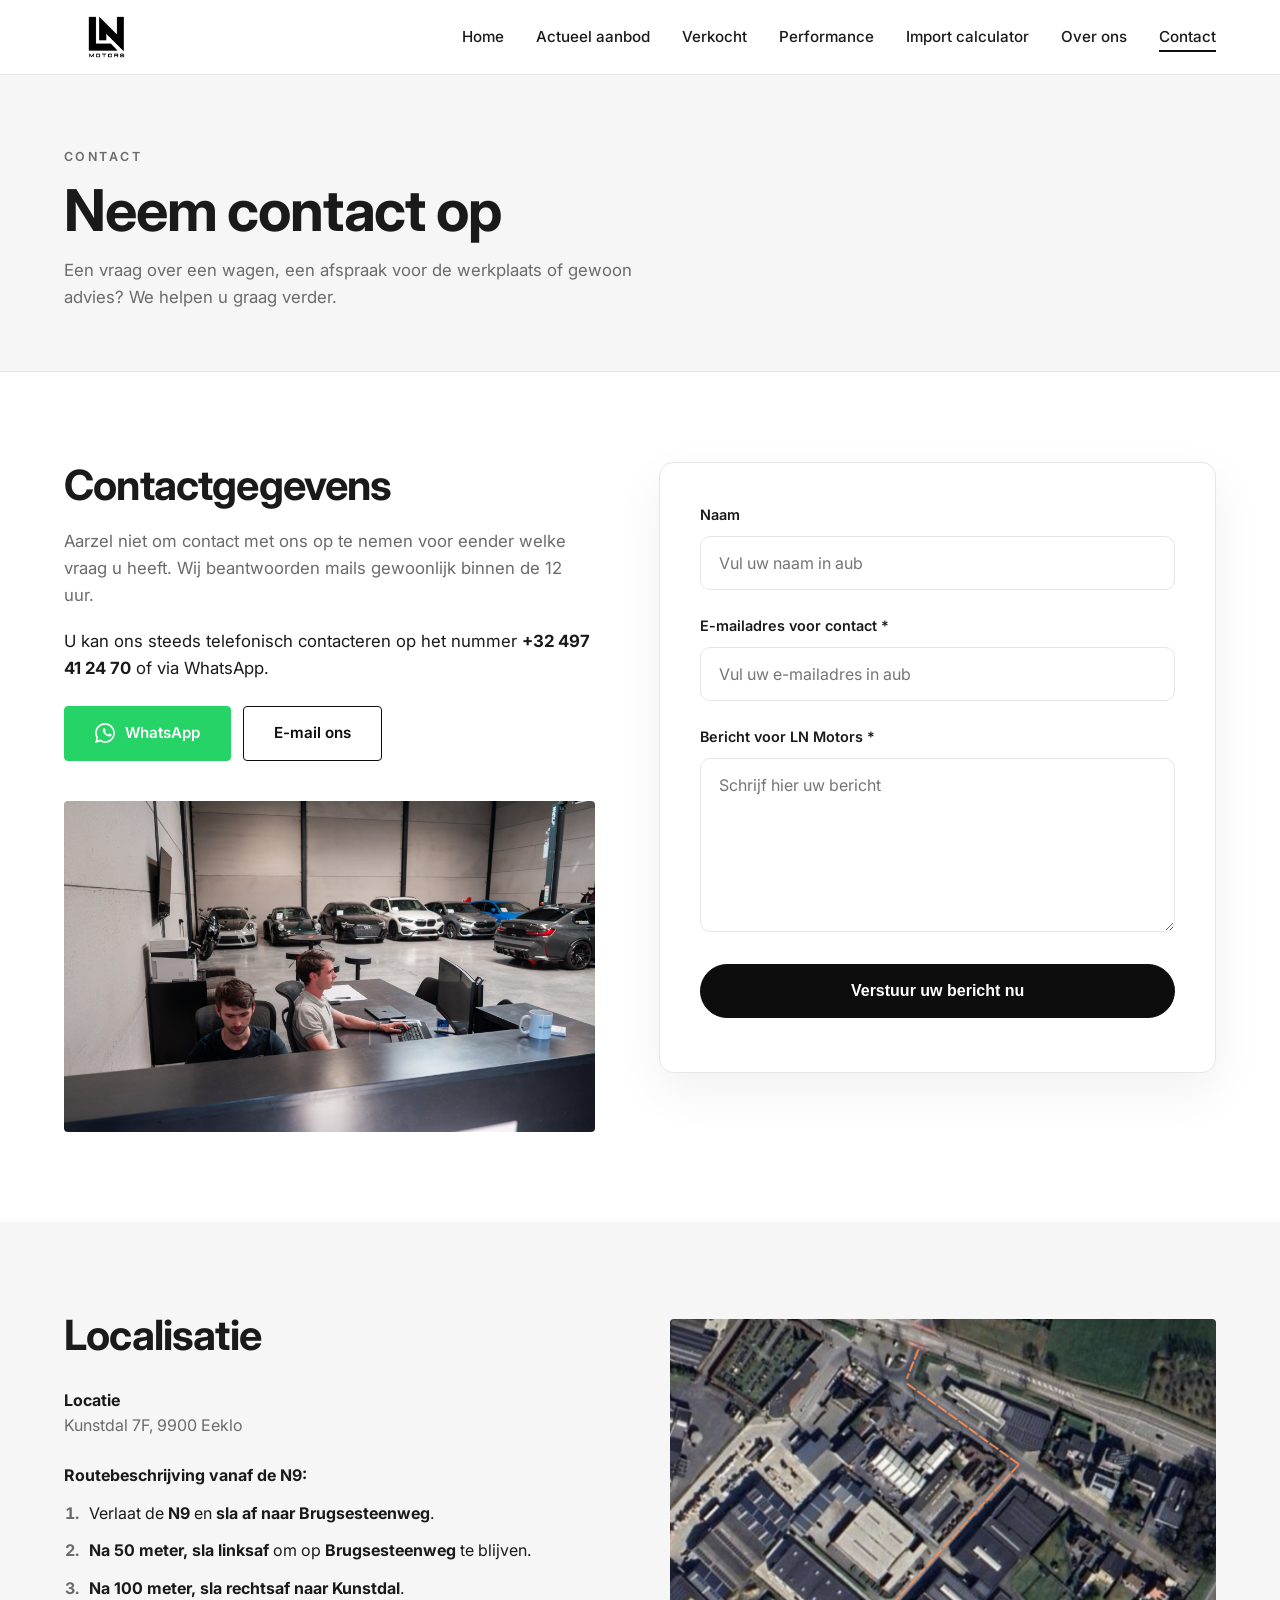
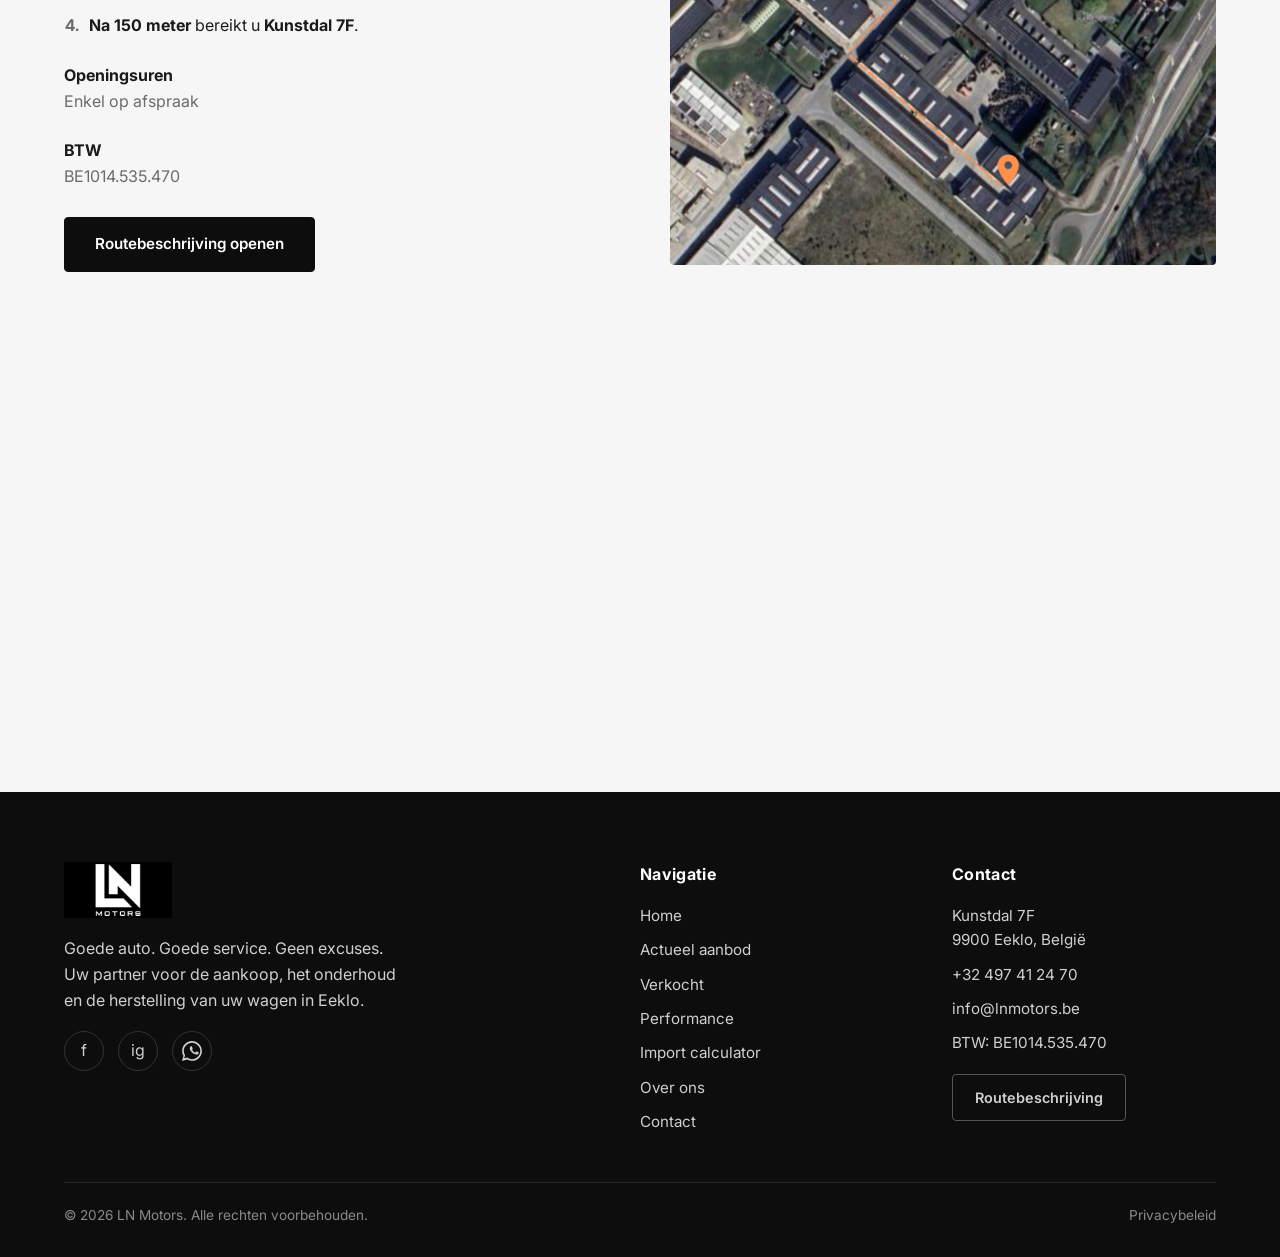
<file: contact.html>
<!DOCTYPE html>
<html lang="nl">
<head>
  <meta charset="UTF-8" />
  <meta name="viewport" content="width=device-width, initial-scale=1.0" />
  <title>Contact — LN Motors</title>
  <meta name="description" content="Contacteer LN Motors in Eeklo. Bezoek op afspraak, bel +32 497 41 24 70 of stuur ons een bericht." />
  <link rel="preconnect" href="https://fonts.googleapis.com" />
  <link rel="preconnect" href="https://fonts.gstatic.com" crossorigin />
  <link href="https://fonts.googleapis.com/css2?family=Inter:wght@400;500;600;700;800&display=swap" rel="stylesheet" />
  <link rel="stylesheet" href="css/style.css" />
</head>
<body>

  <header class="site-header">
    <div class="container nav">
      <a href="index.html" class="brand"><img src="img/logo-black.png" alt="LN Motors" /></a>
      <nav>
        <ul class="nav-links">
          <li><a href="index.html">Home</a></li>
          <li><a href="actueel-aanbod.html">Actueel aanbod</a></li>
          <li><a href="verkocht.html">Verkocht</a></li>
          <li><a href="performance.html">Performance</a></li>
          <li><a href="import-calculator.html">Import calculator</a></li>
          <li><a href="over-ons.html">Over ons</a></li>
          <li><a href="contact.html">Contact</a></li>
        </ul>
      </nav>
      <button class="nav-toggle" aria-label="Menu"><span></span><span></span><span></span></button>
    </div>
  </header>

  <div class="page-head">
    <div class="container">
      <div class="eyebrow">Contact</div>
      <h1>Neem contact op</h1>
      <p>Een vraag over een wagen, een afspraak voor de werkplaats of gewoon advies? We helpen u graag verder.</p>
    </div>
  </div>

  <section>
    <div class="container">
      <div class="contact-grid">

        <!-- Info + sfeerfoto -->
        <div class="contact-info reveal">
          <h2>Contactgegevens</h2>
          <p class="muted" style="margin-top:18px;">Aarzel niet om contact met ons op te nemen voor eender welke vraag u heeft. Wij beantwoorden mails gewoonlijk binnen de 12 uur.</p>
          <p style="margin-top:20px;">U kan ons steeds telefonisch contacteren op het nummer <a href="tel:+32497412470"><strong>+32 497 41 24 70</strong></a> of via WhatsApp.</p>

          <div style="margin-top:24px;display:flex;gap:12px;flex-wrap:wrap;">
            <a class="btn btn-whatsapp" href="https://wa.me/32497412470?text=Hallo%20LN%20Motors%2C%20ik%20heb%20een%20vraag." target="_blank" rel="noopener">
              <svg viewBox="0 0 24 24" fill="currentColor" aria-hidden="true"><path d="M.057 24l1.687-6.163a11.867 11.867 0 01-1.587-5.945C.16 5.335 5.495 0 12.05 0a11.82 11.82 0 018.413 3.488 11.82 11.82 0 013.48 8.414c-.003 6.557-5.338 11.892-11.893 11.892a11.9 11.9 0 01-5.688-1.448L.057 24zm6.597-3.807c1.676.995 3.276 1.591 5.392 1.592 5.448 0 9.886-4.434 9.889-9.885.002-5.462-4.415-9.89-9.881-9.892-5.452 0-9.887 4.434-9.889 9.884a9.86 9.86 0 001.512 5.26l-.999 3.648 3.736-.979a9.86 9.86 0 00.24.272zm5.4-13.392c-.197-.438-.404-.447-.591-.455l-.504-.006c-.175 0-.46.066-.7.33-.24.264-.916.895-.916 2.183 0 1.288.938 2.532 1.069 2.708.131.176 1.822 2.918 4.502 3.984 2.227.879 2.68.704 3.164.66.484-.044 1.561-.638 1.782-1.254.221-.616.221-1.144.155-1.254-.066-.11-.242-.176-.506-.308-.264-.132-1.561-.77-1.803-.858-.242-.088-.418-.132-.594.132-.176.264-.682.858-.836 1.034-.154.176-.308.198-.572.066-.264-.132-1.115-.411-2.124-1.311-.785-.701-1.315-1.566-1.469-1.83-.154-.264-.016-.407.116-.539.119-.118.264-.308.396-.462.132-.154.176-.264.264-.44.088-.176.044-.33-.022-.462-.066-.132-.58-1.426-.816-1.948z"/></svg>
              WhatsApp
            </a>
            <a class="btn btn-outline" href="mailto:info@lnmotors.be">E-mail ons</a>
          </div>

          <img class="contact-photo" src="img/cars/detail.jpg" alt="Showroom van LN Motors in Eeklo" loading="lazy" />
        </div>

        <!-- Formulier -->
        <div class="contact-form reveal" data-delay="1">
          <form data-demo>
            <div class="field">
              <label for="naam">Naam</label>
              <input id="naam" type="text" placeholder="Vul uw naam in aub" required />
            </div>
            <div class="field">
              <label for="email">E-mailadres voor contact *</label>
              <input id="email" type="email" placeholder="Vul uw e-mailadres in aub" required />
            </div>
            <div class="field">
              <label for="bericht">Bericht voor LN Motors *</label>
              <textarea id="bericht" rows="7" placeholder="Schrijf hier uw bericht" required></textarea>
            </div>
            <button class="btn btn-primary btn-pill" type="submit">Verstuur uw bericht nu</button>
            <p class="form-note muted" style="margin-top:14px;font-size:.9rem;"></p>
          </form>
        </div>

      </div>
    </div>
  </section>

  <!-- LOCALISATIE / ROUTEBESCHRIJVING -->
  <section class="bg-soft">
    <div class="container">
      <div class="split reveal">
        <div class="split-text">
          <h2 style="margin-bottom:28px;">Localisatie</h2>
          <p><strong>Locatie</strong></p>
          <p class="muted" style="margin-bottom:24px;">Kunstdal 7F, 9900 Eeklo</p>

          <p><strong>Routebeschrijving vanaf de N9:</strong></p>
          <ol class="route-steps">
            <li>Verlaat de <strong>N9</strong> en <strong>sla af naar Brugsesteenweg</strong>.</li>
            <li><strong>Na 50 meter, sla linksaf</strong> om op <strong>Brugsesteenweg</strong> te blijven.</li>
            <li><strong>Na 100 meter, sla rechtsaf naar Kunstdal</strong>.</li>
            <li><strong>Na 150 meter</strong> bereikt u <strong>Kunstdal 7F</strong>.</li>
          </ol>

          <p style="margin-top:24px;"><strong>Openingsuren</strong></p>
          <p class="muted">Enkel op afspraak</p>

          <p style="margin-top:24px;"><strong>BTW</strong></p>
          <p class="muted">BE1014.535.470</p>

          <a class="btn btn-primary" style="margin-top:28px;" href="https://www.google.com/maps/dir/?api=1&destination=Kunstdal+7F,+9900+Eeklo,+Belgi%C3%AB" target="_blank" rel="noopener">Routebeschrijving openen</a>
        </div>
        <img class="route-map" src="img/route-kunstdal.png" alt="Routebeschrijving naar Kunstdal 7F, Eeklo" loading="lazy" />
      </div>

      <!-- Kaart, volledige breedte, gecentreerd -->
      <iframe
        class="map map-wide reveal"
        src="https://www.google.com/maps?q=Kunstdal%207F,%209900%20Eeklo,%20Belgi%C3%AB&output=embed"
        loading="lazy"
        referrerpolicy="no-referrer-when-downgrade"
        title="Locatie LN Motors"></iframe>
    </div>
  </section>

  <footer class="site-footer">
    <div class="container">
      <div class="footer-grid">
        <div>
          <div class="footer-brand"><img src="img/logo-black.png" alt="LN Motors" /></div>
          <p style="max-width:340px;">Goede auto. Goede service. Geen excuses. Uw partner voor de aankoop, het onderhoud en de herstelling van uw wagen in Eeklo.</p>
          <div class="footer-social">
            <a href="https://www.facebook.com/profile.php?id=61564358799027" target="_blank" rel="noopener" aria-label="Facebook">f</a>
            <a href="https://www.instagram.com/lnmotors.be/" target="_blank" rel="noopener" aria-label="Instagram">ig</a>
            <a class="whatsapp" href="https://wa.me/32497412470?text=Hallo%20LN%20Motors%2C%20ik%20heb%20een%20vraag." target="_blank" rel="noopener" aria-label="WhatsApp">
              <svg viewBox="0 0 24 24" fill="currentColor" aria-hidden="true"><path d="M.057 24l1.687-6.163a11.867 11.867 0 01-1.587-5.945C.16 5.335 5.495 0 12.05 0a11.82 11.82 0 018.413 3.488 11.82 11.82 0 013.48 8.414c-.003 6.557-5.338 11.892-11.893 11.892a11.9 11.9 0 01-5.688-1.448L.057 24zm6.597-3.807c1.676.995 3.276 1.591 5.392 1.592 5.448 0 9.886-4.434 9.889-9.885.002-5.462-4.415-9.89-9.881-9.892-5.452 0-9.887 4.434-9.889 9.884a9.86 9.86 0 001.512 5.26l-.999 3.648 3.736-.979a9.86 9.86 0 00.24.272zm5.4-13.392c-.197-.438-.404-.447-.591-.455l-.504-.006c-.175 0-.46.066-.7.33-.24.264-.916.895-.916 2.183 0 1.288.938 2.532 1.069 2.708.131.176 1.822 2.918 4.502 3.984 2.227.879 2.68.704 3.164.66.484-.044 1.561-.638 1.782-1.254.221-.616.221-1.144.155-1.254-.066-.11-.242-.176-.506-.308-.264-.132-1.561-.77-1.803-.858-.242-.088-.418-.132-.594.132-.176.264-.682.858-.836 1.034-.154.176-.308.198-.572.066-.264-.132-1.115-.411-2.124-1.311-.785-.701-1.315-1.566-1.469-1.83-.154-.264-.016-.407.116-.539.119-.118.264-.308.396-.462.132-.154.176-.264.264-.44.088-.176.044-.33-.022-.462-.066-.132-.58-1.426-.816-1.948z"/></svg>
            </a>
          </div>
        </div>
        <div>
          <h4>Navigatie</h4>
          <ul class="footer-links">
            <li><a href="index.html">Home</a></li>
            <li><a href="actueel-aanbod.html">Actueel aanbod</a></li>
            <li><a href="verkocht.html">Verkocht</a></li>
            <li><a href="performance.html">Performance</a></li>
            <li><a href="import-calculator.html">Import calculator</a></li>
            <li><a href="over-ons.html">Over ons</a></li>
            <li><a href="contact.html">Contact</a></li>
          </ul>
        </div>
        <div>
          <h4>Contact</h4>
          <ul class="footer-links">
            <li>Kunstdal 7F<br>9900 Eeklo, België</li>
            <li><a href="tel:+32497412470">+32 497 41 24 70</a></li>
            <li><a href="mailto:info@lnmotors.be">info@lnmotors.be</a></li>
            <li>BTW: BE1014.535.470</li>
          </ul>
          <a class="btn btn-footer" style="margin-top:18px;" href="https://www.google.com/maps/dir/?api=1&destination=Kunstdal+7F,+9900+Eeklo,+Belgi%C3%AB" target="_blank" rel="noopener">Routebeschrijving</a>
        </div>
      </div>
      <div class="footer-bottom">
        <span>© 2026 LN Motors. Alle rechten voorbehouden.</span>
        <a href="privacy-policy.html">Privacybeleid</a>
      </div>
    </div>
  </footer>

  <script src="js/main.js"></script>
</body>
</html>
</file>
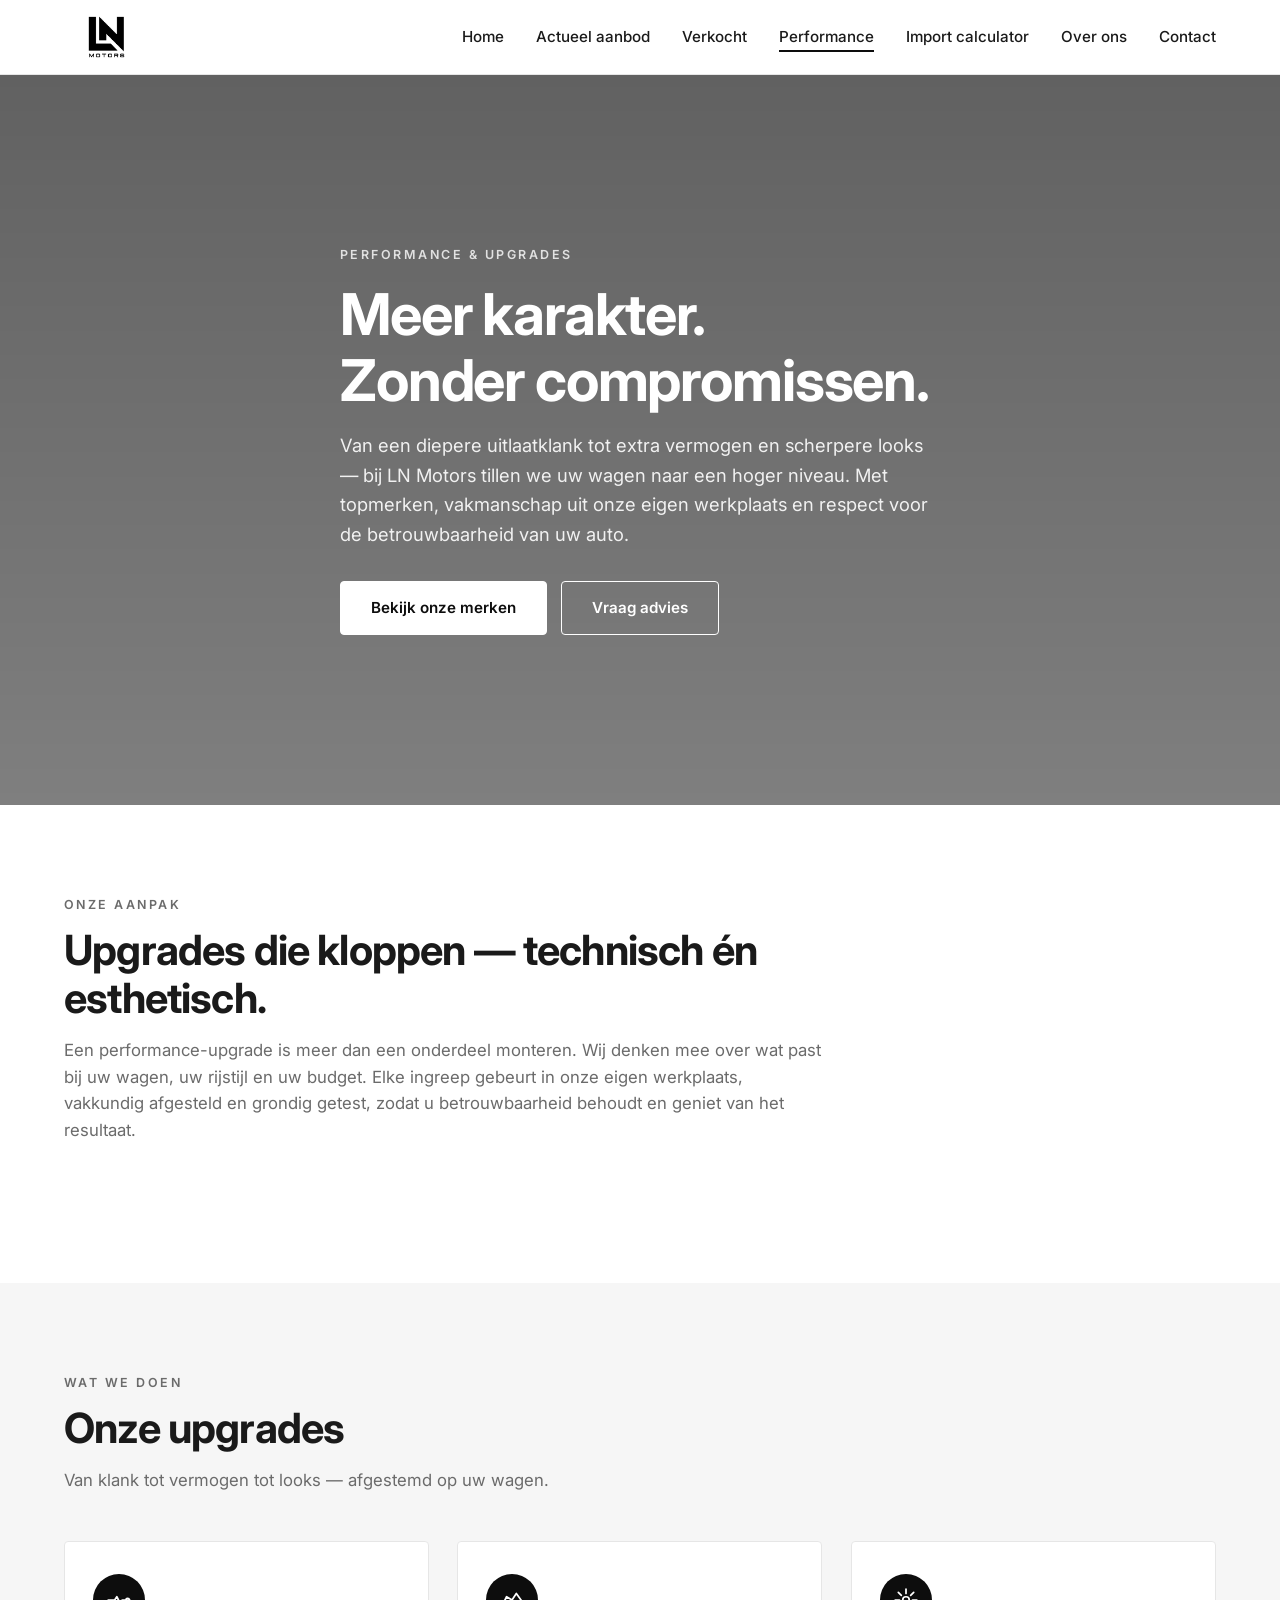
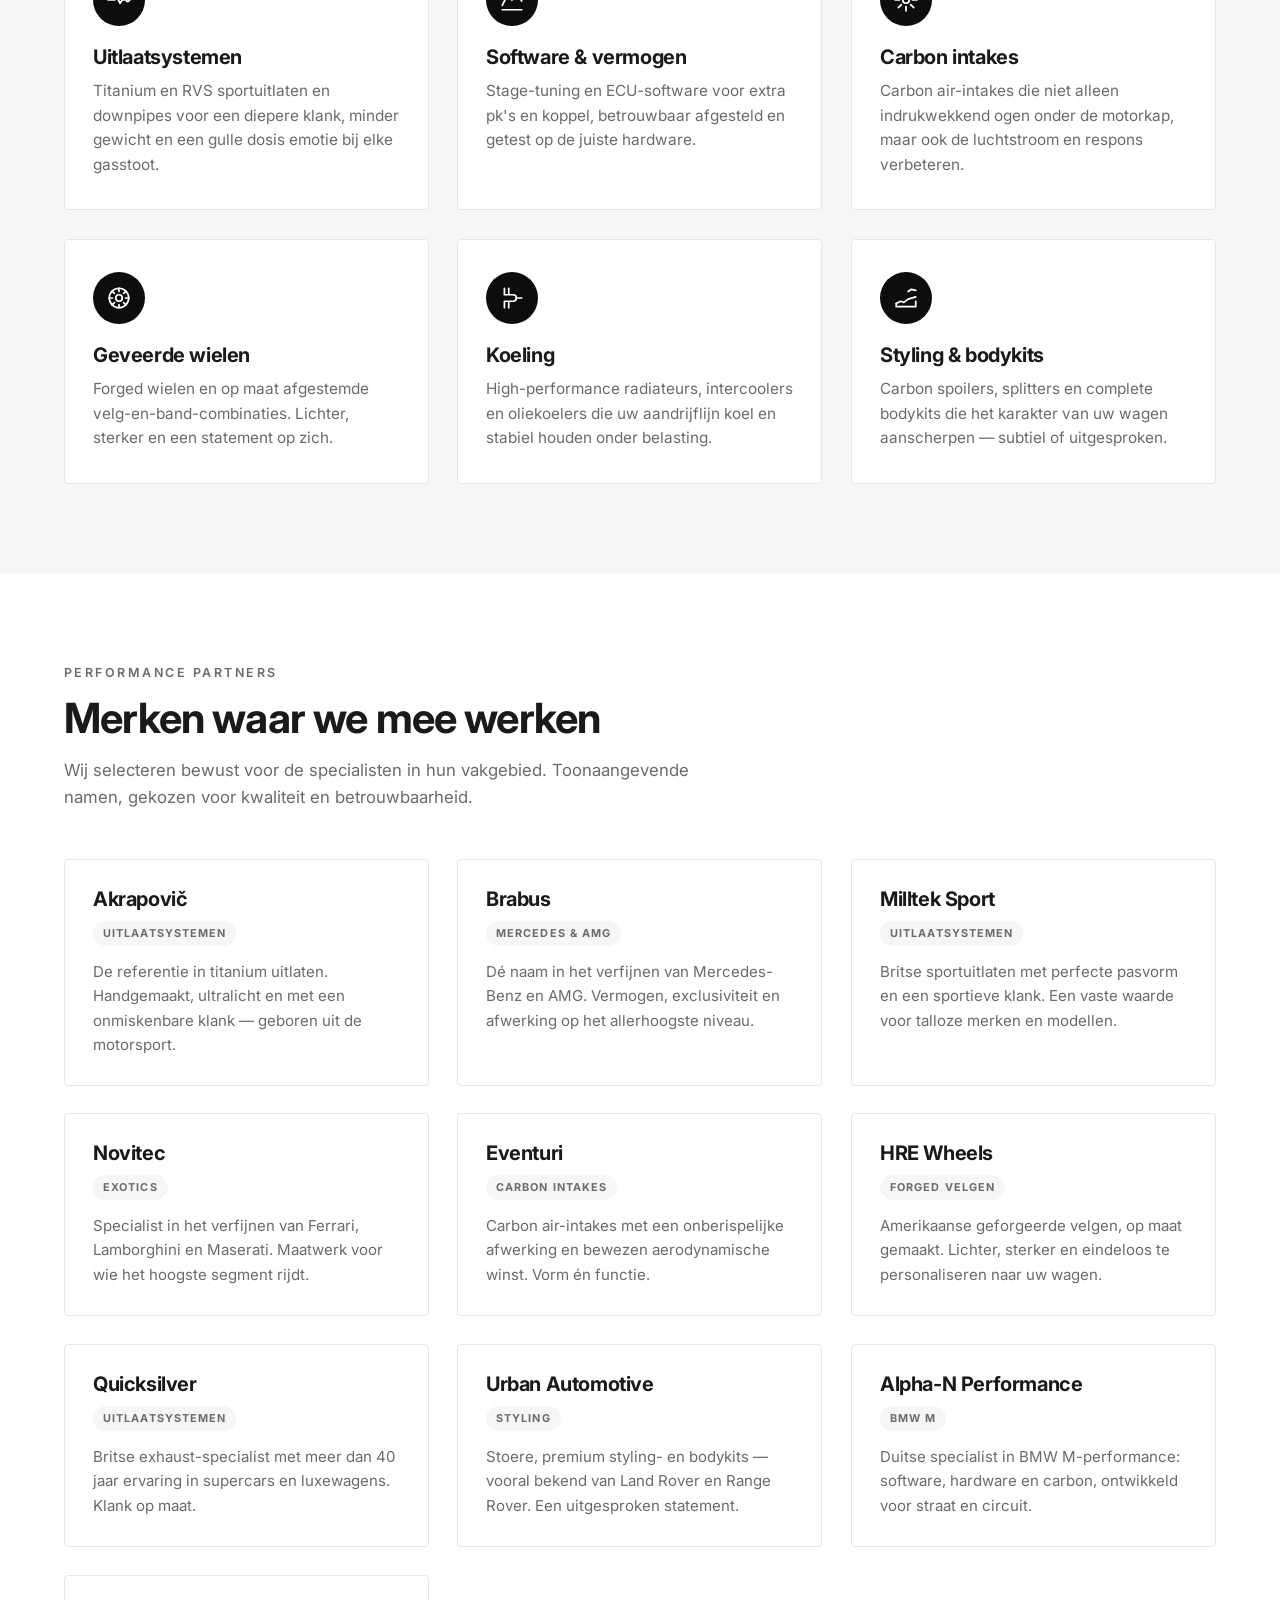
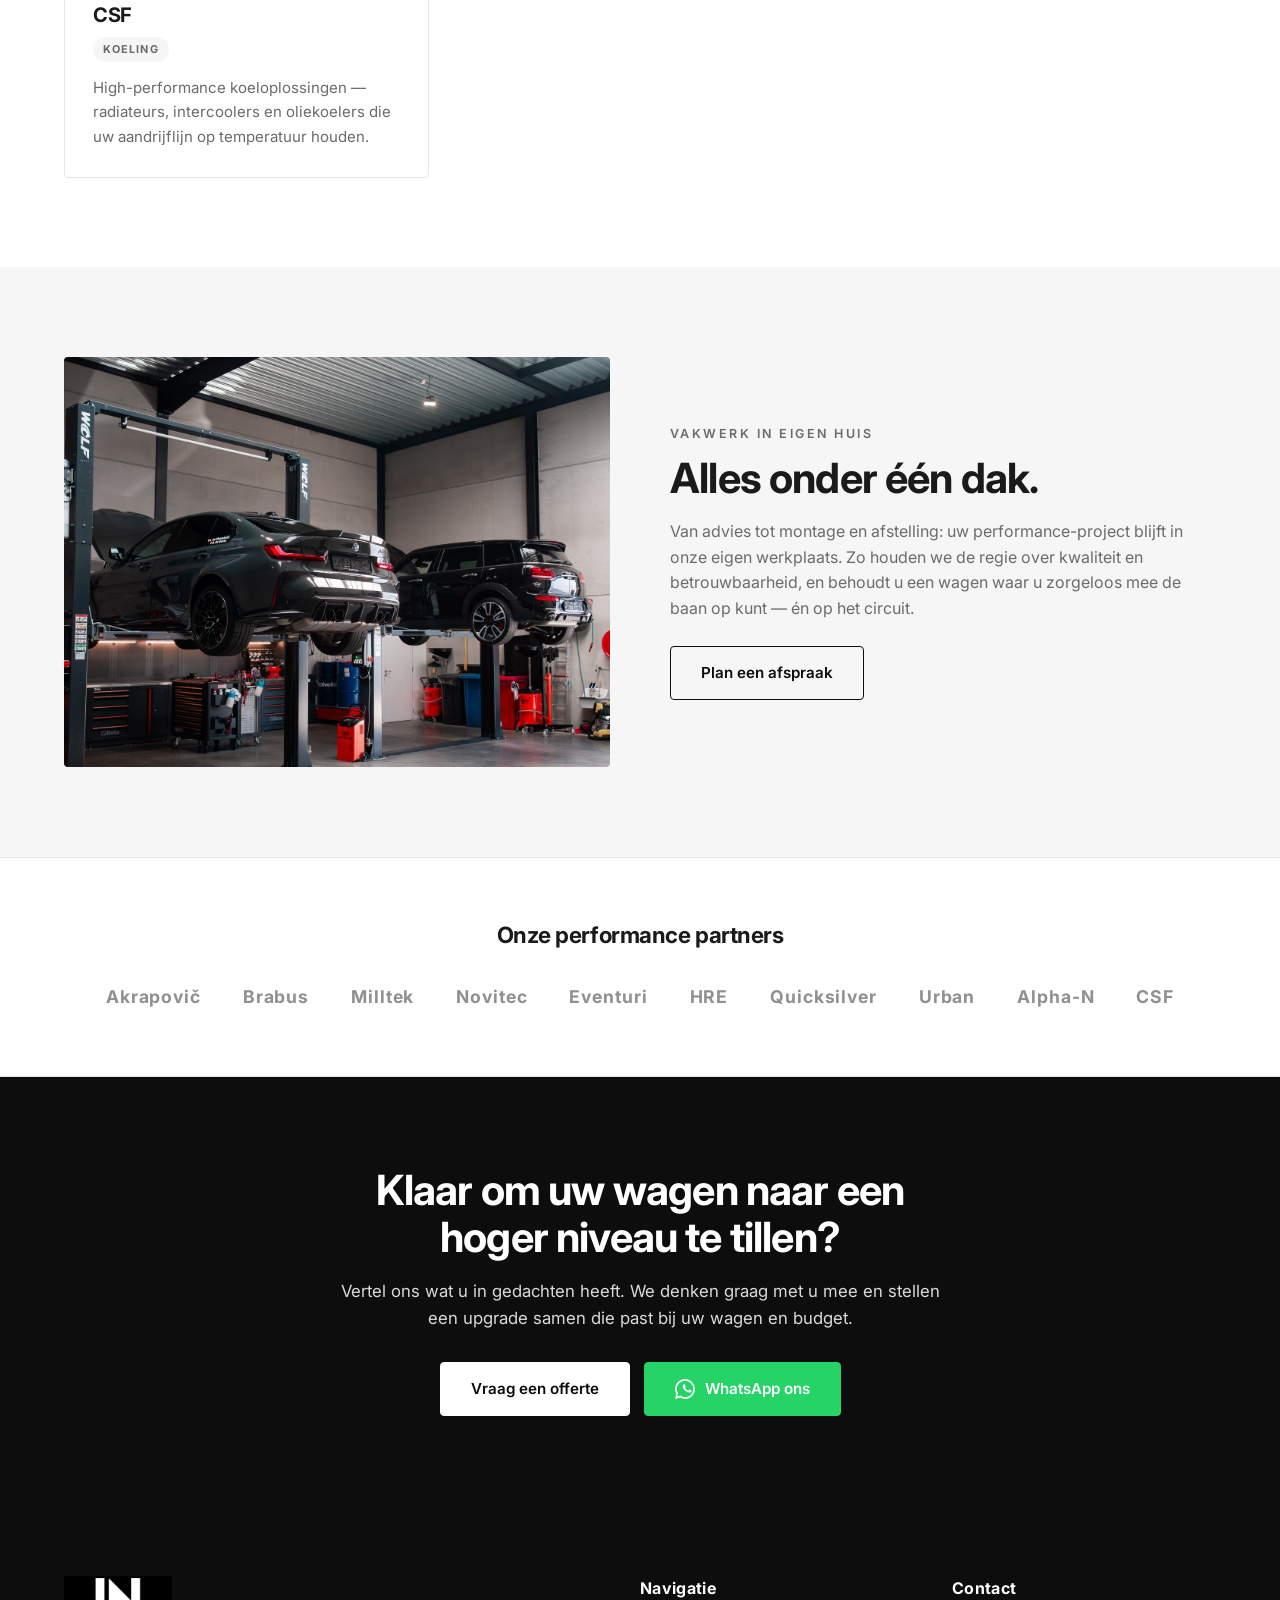
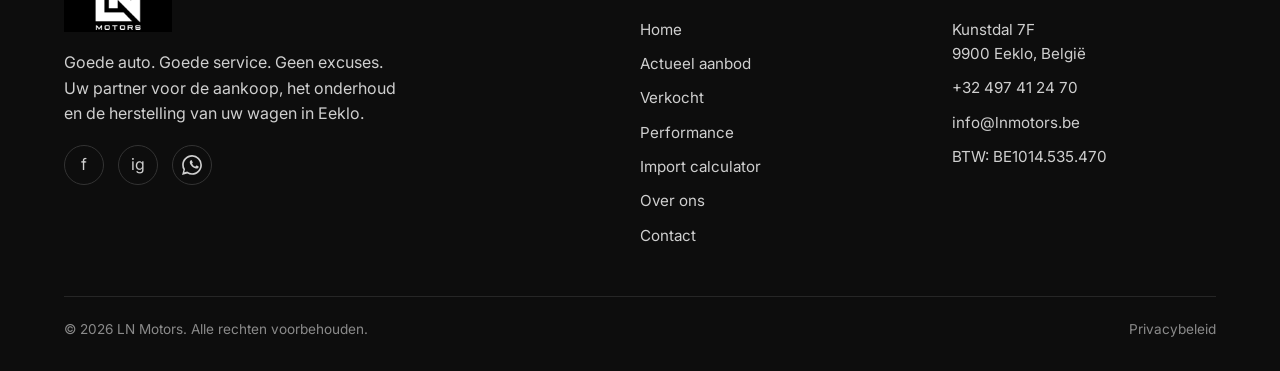
<file: performance.html>
<!DOCTYPE html>
<html lang="nl">
<head>
  <meta charset="UTF-8" />
  <meta name="viewport" content="width=device-width, initial-scale=1.0" />
  <title>Performance — LN Motors</title>
  <meta name="description" content="Performance upgrades bij LN Motors: uitlaatsystemen, carbon intakes, software, geveerde wielen en koeling. Wij werken met topmerken als Akrapovič, Brabus, Milltek, Novitec, Eventuri, HRE en meer." />
  <link rel="preconnect" href="https://fonts.googleapis.com" />
  <link rel="preconnect" href="https://fonts.gstatic.com" crossorigin />
  <link href="https://fonts.googleapis.com/css2?family=Inter:wght@400;500;600;700;800&display=swap" rel="stylesheet" />
  <link rel="stylesheet" href="css/style.css" />
</head>
<body>

  <!-- HEADER -->
  <header class="site-header">
    <div class="container nav">
      <a href="index.html" class="brand"><img src="img/logo-black.png" alt="LN Motors" /></a>
      <nav>
        <ul class="nav-links">
          <li><a href="index.html">Home</a></li>
          <li><a href="actueel-aanbod.html">Actueel aanbod</a></li>
          <li><a href="verkocht.html">Verkocht</a></li>
          <li><a href="performance.html">Performance</a></li>
          <li><a href="import-calculator.html">Import calculator</a></li>
          <li><a href="over-ons.html">Over ons</a></li>
          <li><a href="contact.html">Contact</a></li>
        </ul>
      </nav>
      <button class="nav-toggle" aria-label="Menu"><span></span><span></span><span></span></button>
    </div>
  </header>

  <!-- PERFORMANCE HERO -->
  <section class="perf-hero">
    <div class="container perf-hero-inner">
      <div class="eyebrow">Performance &amp; upgrades</div>
      <h1>Meer karakter.<br>Zonder compromissen.</h1>
      <p class="lead">Van een diepere uitlaatklank tot extra vermogen en scherpere looks — bij LN Motors tillen we uw wagen naar een hoger niveau. Met topmerken, vakmanschap uit onze eigen werkplaats en respect voor de betrouwbaarheid van uw auto.</p>
      <div class="hero-cta">
        <a class="btn btn-primary" style="background:#fff;color:#0d0d0d;border-color:#fff" href="#merken">Bekijk onze merken</a>
        <a class="btn btn-outline" style="color:#fff;border-color:#fff" href="contact.html">Vraag advies</a>
      </div>
    </div>
  </section>

  <!-- INTRO -->
  <section>
    <div class="container">
      <div class="section-head reveal" style="max-width:760px;">
        <div class="eyebrow" style="font-size:.78rem;letter-spacing:.2em;text-transform:uppercase;color:var(--muted);font-weight:600;margin-bottom:12px;">Onze aanpak</div>
        <h2>Upgrades die kloppen — technisch én esthetisch.</h2>
        <p>Een performance-upgrade is meer dan een onderdeel monteren. Wij denken mee over wat past bij uw wagen, uw rijstijl en uw budget. Elke ingreep gebeurt in onze eigen werkplaats, vakkundig afgesteld en grondig getest, zodat u betrouwbaarheid behoudt en geniet van het resultaat.</p>
      </div>
    </div>
  </section>

  <!-- UPGRADE CATEGORIES -->
  <section class="bg-soft">
    <div class="container">
      <div class="section-head reveal">
        <div class="eyebrow" style="font-size:.78rem;letter-spacing:.2em;text-transform:uppercase;color:var(--muted);font-weight:600;margin-bottom:12px;">Wat we doen</div>
        <h2>Onze upgrades</h2>
        <p>Van klank tot vermogen tot looks — afgestemd op uw wagen.</p>
      </div>
      <div class="grid grid-3 perf-cats">
        <article class="perf-card reveal" data-delay="1">
          <div class="perf-icon" aria-hidden="true">
            <svg viewBox="0 0 24 24" fill="none" stroke="currentColor" stroke-width="1.6" stroke-linecap="round" stroke-linejoin="round"><path d="M2 12h6l2-3 3 6 2-3h7"/><circle cx="20" cy="12" r="1.5"/></svg>
          </div>
          <h3>Uitlaatsystemen</h3>
          <p class="muted">Titanium en RVS sportuitlaten en downpipes voor een diepere klank, minder gewicht en een gulle dosis emotie bij elke gasstoot.</p>
        </article>
        <article class="perf-card reveal" data-delay="2">
          <div class="perf-icon" aria-hidden="true">
            <svg viewBox="0 0 24 24" fill="none" stroke="currentColor" stroke-width="1.6" stroke-linecap="round" stroke-linejoin="round"><path d="M3 17l4-8 5 3 4-6 5 7"/><path d="M3 21h18"/></svg>
          </div>
          <h3>Software &amp; vermogen</h3>
          <p class="muted">Stage-tuning en ECU-software voor extra pk's en koppel, betrouwbaar afgesteld en getest op de juiste hardware.</p>
        </article>
        <article class="perf-card reveal" data-delay="3">
          <div class="perf-icon" aria-hidden="true">
            <svg viewBox="0 0 24 24" fill="none" stroke="currentColor" stroke-width="1.6" stroke-linecap="round" stroke-linejoin="round"><path d="M12 2v4M12 18v4M4.9 4.9l2.8 2.8M16.3 16.3l2.8 2.8M2 12h4M18 12h4M4.9 19.1l2.8-2.8M16.3 7.7l2.8-2.8"/><circle cx="12" cy="12" r="3"/></svg>
          </div>
          <h3>Carbon intakes</h3>
          <p class="muted">Carbon air-intakes die niet alleen indrukwekkend ogen onder de motorkap, maar ook de luchtstroom en respons verbeteren.</p>
        </article>
        <article class="perf-card reveal" data-delay="1">
          <div class="perf-icon" aria-hidden="true">
            <svg viewBox="0 0 24 24" fill="none" stroke="currentColor" stroke-width="1.6" stroke-linecap="round" stroke-linejoin="round"><circle cx="12" cy="12" r="9"/><circle cx="12" cy="12" r="3"/><path d="M12 3v3M12 18v3M3 12h3M18 12h3M5.6 5.6l2.1 2.1M16.3 16.3l2.1 2.1M18.4 5.6l-2.1 2.1M7.7 16.3l-2.1 2.1"/></svg>
          </div>
          <h3>Geveerde wielen</h3>
          <p class="muted">Forged wielen en op maat afgestemde velg-en-band-combinaties. Lichter, sterker en een statement op zich.</p>
        </article>
        <article class="perf-card reveal" data-delay="2">
          <div class="perf-icon" aria-hidden="true">
            <svg viewBox="0 0 24 24" fill="none" stroke="currentColor" stroke-width="1.6" stroke-linecap="round" stroke-linejoin="round"><path d="M5 3v6M5 15v6M9 3v6M9 15v6M5 9h8a3 3 0 0 1 3 3v0a3 3 0 0 1-3 3H5"/><path d="M16 12h5"/></svg>
          </div>
          <h3>Koeling</h3>
          <p class="muted">High-performance radiateurs, intercoolers en oliekoelers die uw aandrijflijn koel en stabiel houden onder belasting.</p>
        </article>
        <article class="perf-card reveal" data-delay="3">
          <div class="perf-icon" aria-hidden="true">
            <svg viewBox="0 0 24 24" fill="none" stroke="currentColor" stroke-width="1.6" stroke-linecap="round" stroke-linejoin="round"><path d="M3 17l4-2 3 1 4-3 7-2"/><path d="M3 17v3h18v-5"/><path d="M14 6l3-2 4 1"/></svg>
          </div>
          <h3>Styling &amp; bodykits</h3>
          <p class="muted">Carbon spoilers, splitters en complete bodykits die het karakter van uw wagen aanscherpen — subtiel of uitgesproken.</p>
        </article>
      </div>
    </div>
  </section>

  <!-- BRANDS DETAIL -->
  <section id="merken">
    <div class="container">
      <div class="section-head reveal">
        <div class="eyebrow" style="font-size:.78rem;letter-spacing:.2em;text-transform:uppercase;color:var(--muted);font-weight:600;margin-bottom:12px;">Performance partners</div>
        <h2>Merken waar we mee werken</h2>
        <p>Wij selecteren bewust voor de specialisten in hun vakgebied. Toonaangevende namen, gekozen voor kwaliteit en betrouwbaarheid.</p>
      </div>
      <div class="grid grid-3 brand-grid">
        <article class="brand-card reveal" data-delay="1">
          <h3>Akrapovič</h3>
          <span class="brand-tag">Uitlaatsystemen</span>
          <p class="muted">De referentie in titanium uitlaten. Handgemaakt, ultralicht en met een onmiskenbare klank — geboren uit de motorsport.</p>
        </article>
        <article class="brand-card reveal" data-delay="2">
          <h3>Brabus</h3>
          <span class="brand-tag">Mercedes &amp; AMG</span>
          <p class="muted">Dé naam in het verfijnen van Mercedes-Benz en AMG. Vermogen, exclusiviteit en afwerking op het allerhoogste niveau.</p>
        </article>
        <article class="brand-card reveal" data-delay="3">
          <h3>Milltek Sport</h3>
          <span class="brand-tag">Uitlaatsystemen</span>
          <p class="muted">Britse sportuitlaten met perfecte pasvorm en een sportieve klank. Een vaste waarde voor talloze merken en modellen.</p>
        </article>
        <article class="brand-card reveal" data-delay="1">
          <h3>Novitec</h3>
          <span class="brand-tag">Exotics</span>
          <p class="muted">Specialist in het verfijnen van Ferrari, Lamborghini en Maserati. Maatwerk voor wie het hoogste segment rijdt.</p>
        </article>
        <article class="brand-card reveal" data-delay="2">
          <h3>Eventuri</h3>
          <span class="brand-tag">Carbon intakes</span>
          <p class="muted">Carbon air-intakes met een onberispelijke afwerking en bewezen aerodynamische winst. Vorm én functie.</p>
        </article>
        <article class="brand-card reveal" data-delay="3">
          <h3>HRE Wheels</h3>
          <span class="brand-tag">Forged velgen</span>
          <p class="muted">Amerikaanse geforgeerde velgen, op maat gemaakt. Lichter, sterker en eindeloos te personaliseren naar uw wagen.</p>
        </article>
        <article class="brand-card reveal" data-delay="1">
          <h3>Quicksilver</h3>
          <span class="brand-tag">Uitlaatsystemen</span>
          <p class="muted">Britse exhaust-specialist met meer dan 40 jaar ervaring in supercars en luxewagens. Klank op maat.</p>
        </article>
        <article class="brand-card reveal" data-delay="2">
          <h3>Urban Automotive</h3>
          <span class="brand-tag">Styling</span>
          <p class="muted">Stoere, premium styling- en bodykits — vooral bekend van Land Rover en Range Rover. Een uitgesproken statement.</p>
        </article>
        <article class="brand-card reveal" data-delay="3">
          <h3>Alpha-N Performance</h3>
          <span class="brand-tag">BMW M</span>
          <p class="muted">Duitse specialist in BMW M-performance: software, hardware en carbon, ontwikkeld voor straat en circuit.</p>
        </article>
        <article class="brand-card reveal" data-delay="1">
          <h3>CSF</h3>
          <span class="brand-tag">Koeling</span>
          <p class="muted">High-performance koeloplossingen — radiateurs, intercoolers en oliekoelers die uw aandrijflijn op temperatuur houden.</p>
        </article>
      </div>
    </div>
  </section>

  <!-- WORKSHOP / PROCESS -->
  <section class="bg-soft">
    <div class="container">
      <div class="split reveal">
        <img src="img/cars/interior.jpg" alt="De eigen werkplaats van LN Motors" loading="lazy" />
        <div class="split-text">
          <div class="eyebrow" style="font-size:.78rem;letter-spacing:.2em;text-transform:uppercase;color:var(--muted);font-weight:600;margin-bottom:12px;">Vakwerk in eigen huis</div>
          <h2>Alles onder één dak.</h2>
          <p class="muted" style="margin:16px 0 24px;">Van advies tot montage en afstelling: uw performance-project blijft in onze eigen werkplaats. Zo houden we de regie over kwaliteit en betrouwbaarheid, en behoudt u een wagen waar u zorgeloos mee de baan op kunt — én op het circuit.</p>
          <a class="btn btn-outline" href="contact.html">Plan een afspraak</a>
        </div>
      </div>
    </div>
  </section>

  <!-- BRAND MARQUEE -->
  <section class="brands">
    <div class="container">
      <div class="section-head reveal" style="text-align:center;margin:0 auto 36px;">
        <h2 style="font-size:1.4rem;">Onze performance partners</h2>
      </div>
      <div class="brand-list">
        <span>Akrapovič</span><span>Brabus</span><span>Milltek</span><span>Novitec</span>
        <span>Eventuri</span><span>HRE</span><span>Quicksilver</span><span>Urban</span>
        <span>Alpha-N</span><span>CSF</span>
      </div>
    </div>
  </section>

  <!-- CTA -->
  <section class="perf-cta">
    <div class="container" style="text-align:center;max-width:680px;">
      <h2 style="color:#fff;">Klaar om uw wagen naar een hoger niveau te tillen?</h2>
      <p style="color:rgba(255,255,255,0.85);margin:16px 0 30px;font-size:1.05rem;">Vertel ons wat u in gedachten heeft. We denken graag met u mee en stellen een upgrade samen die past bij uw wagen en budget.</p>
      <div class="hero-cta" style="justify-content:center;">
        <a class="btn btn-primary" style="background:#fff;color:#0d0d0d;border-color:#fff" href="contact.html">Vraag een offerte</a>
        <a class="btn btn-whatsapp" href="https://wa.me/32497412470?text=Hallo%20LN%20Motors%2C%20ik%20heb%20een%20vraag%20over%20performance%20upgrades." target="_blank" rel="noopener">
          <svg viewBox="0 0 24 24" fill="currentColor" aria-hidden="true"><path d="M.057 24l1.687-6.163a11.867 11.867 0 01-1.587-5.945C.16 5.335 5.495 0 12.05 0a11.82 11.82 0 018.413 3.488 11.82 11.82 0 013.48 8.414c-.003 6.557-5.338 11.892-11.893 11.892a11.9 11.9 0 01-5.688-1.448L.057 24zm6.597-3.807c1.676.995 3.276 1.591 5.392 1.592 5.448 0 9.886-4.434 9.889-9.885.002-5.462-4.415-9.89-9.881-9.892-5.452 0-9.887 4.434-9.889 9.884a9.86 9.86 0 001.512 5.26l-.999 3.648 3.736-.979a9.86 9.86 0 00.24.272zm5.4-13.392c-.197-.438-.404-.447-.591-.455l-.504-.006c-.175 0-.46.066-.7.33-.24.264-.916.895-.916 2.183 0 1.288.938 2.532 1.069 2.708.131.176 1.822 2.918 4.502 3.984 2.227.879 2.68.704 3.164.66.484-.044 1.561-.638 1.782-1.254.221-.616.221-1.144.155-1.254-.066-.11-.242-.176-.506-.308-.264-.132-1.561-.77-1.803-.858-.242-.088-.418-.132-.594.132-.176.264-.682.858-.836 1.034-.154.176-.308.198-.572.066-.264-.132-1.115-.411-2.124-1.311-.785-.701-1.315-1.566-1.469-1.83-.154-.264-.016-.407.116-.539.119-.118.264-.308.396-.462.132-.154.176-.264.264-.44.088-.176.044-.33-.022-.462-.066-.132-.58-1.426-.816-1.948z"/></svg>
          WhatsApp ons
        </a>
      </div>
    </div>
  </section>

  <!-- FOOTER -->
  <footer class="site-footer">
    <div class="container">
      <div class="footer-grid">
        <div>
          <div class="footer-brand"><img src="img/logo-black.png" alt="LN Motors" /></div>
          <p style="max-width:340px;">Goede auto. Goede service. Geen excuses. Uw partner voor de aankoop, het onderhoud en de herstelling van uw wagen in Eeklo.</p>
          <div class="footer-social">
            <a href="https://www.facebook.com/profile.php?id=61564358799027" target="_blank" rel="noopener" aria-label="Facebook">f</a>
            <a href="https://www.instagram.com/lnmotors.be/" target="_blank" rel="noopener" aria-label="Instagram">ig</a>
            <a class="whatsapp" href="https://wa.me/32497412470?text=Hallo%20LN%20Motors%2C%20ik%20heb%20een%20vraag." target="_blank" rel="noopener" aria-label="WhatsApp">
              <svg viewBox="0 0 24 24" fill="currentColor" aria-hidden="true"><path d="M.057 24l1.687-6.163a11.867 11.867 0 01-1.587-5.945C.16 5.335 5.495 0 12.05 0a11.82 11.82 0 018.413 3.488 11.82 11.82 0 013.48 8.414c-.003 6.557-5.338 11.892-11.893 11.892a11.9 11.9 0 01-5.688-1.448L.057 24zm6.597-3.807c1.676.995 3.276 1.591 5.392 1.592 5.448 0 9.886-4.434 9.889-9.885.002-5.462-4.415-9.89-9.881-9.892-5.452 0-9.887 4.434-9.889 9.884a9.86 9.86 0 001.512 5.26l-.999 3.648 3.736-.979a9.86 9.86 0 00.24.272zm5.4-13.392c-.197-.438-.404-.447-.591-.455l-.504-.006c-.175 0-.46.066-.7.33-.24.264-.916.895-.916 2.183 0 1.288.938 2.532 1.069 2.708.131.176 1.822 2.918 4.502 3.984 2.227.879 2.68.704 3.164.66.484-.044 1.561-.638 1.782-1.254.221-.616.221-1.144.155-1.254-.066-.11-.242-.176-.506-.308-.264-.132-1.561-.77-1.803-.858-.242-.088-.418-.132-.594.132-.176.264-.682.858-.836 1.034-.154.176-.308.198-.572.066-.264-.132-1.115-.411-2.124-1.311-.785-.701-1.315-1.566-1.469-1.83-.154-.264-.016-.407.116-.539.119-.118.264-.308.396-.462.132-.154.176-.264.264-.44.088-.176.044-.33-.022-.462-.066-.132-.58-1.426-.816-1.948z"/></svg>
            </a>
          </div>
        </div>
        <div>
          <h4>Navigatie</h4>
          <ul class="footer-links">
            <li><a href="index.html">Home</a></li>
            <li><a href="actueel-aanbod.html">Actueel aanbod</a></li>
            <li><a href="verkocht.html">Verkocht</a></li>
            <li><a href="performance.html">Performance</a></li>
            <li><a href="import-calculator.html">Import calculator</a></li>
            <li><a href="over-ons.html">Over ons</a></li>
            <li><a href="contact.html">Contact</a></li>
          </ul>
        </div>
        <div>
          <h4>Contact</h4>
          <ul class="footer-links">
            <li>Kunstdal 7F<br>9900 Eeklo, België</li>
            <li><a href="tel:+32497412470">+32 497 41 24 70</a></li>
            <li><a href="mailto:info@lnmotors.be">info@lnmotors.be</a></li>
            <li>BTW: BE1014.535.470</li>
          </ul>
        </div>
      </div>
      <div class="footer-bottom">
        <span>© 2026 LN Motors. Alle rechten voorbehouden.</span>
        <a href="privacy-policy.html">Privacybeleid</a>
      </div>
    </div>
  </footer>

  <script src="js/main.js"></script>
</body>
</html>
</file>
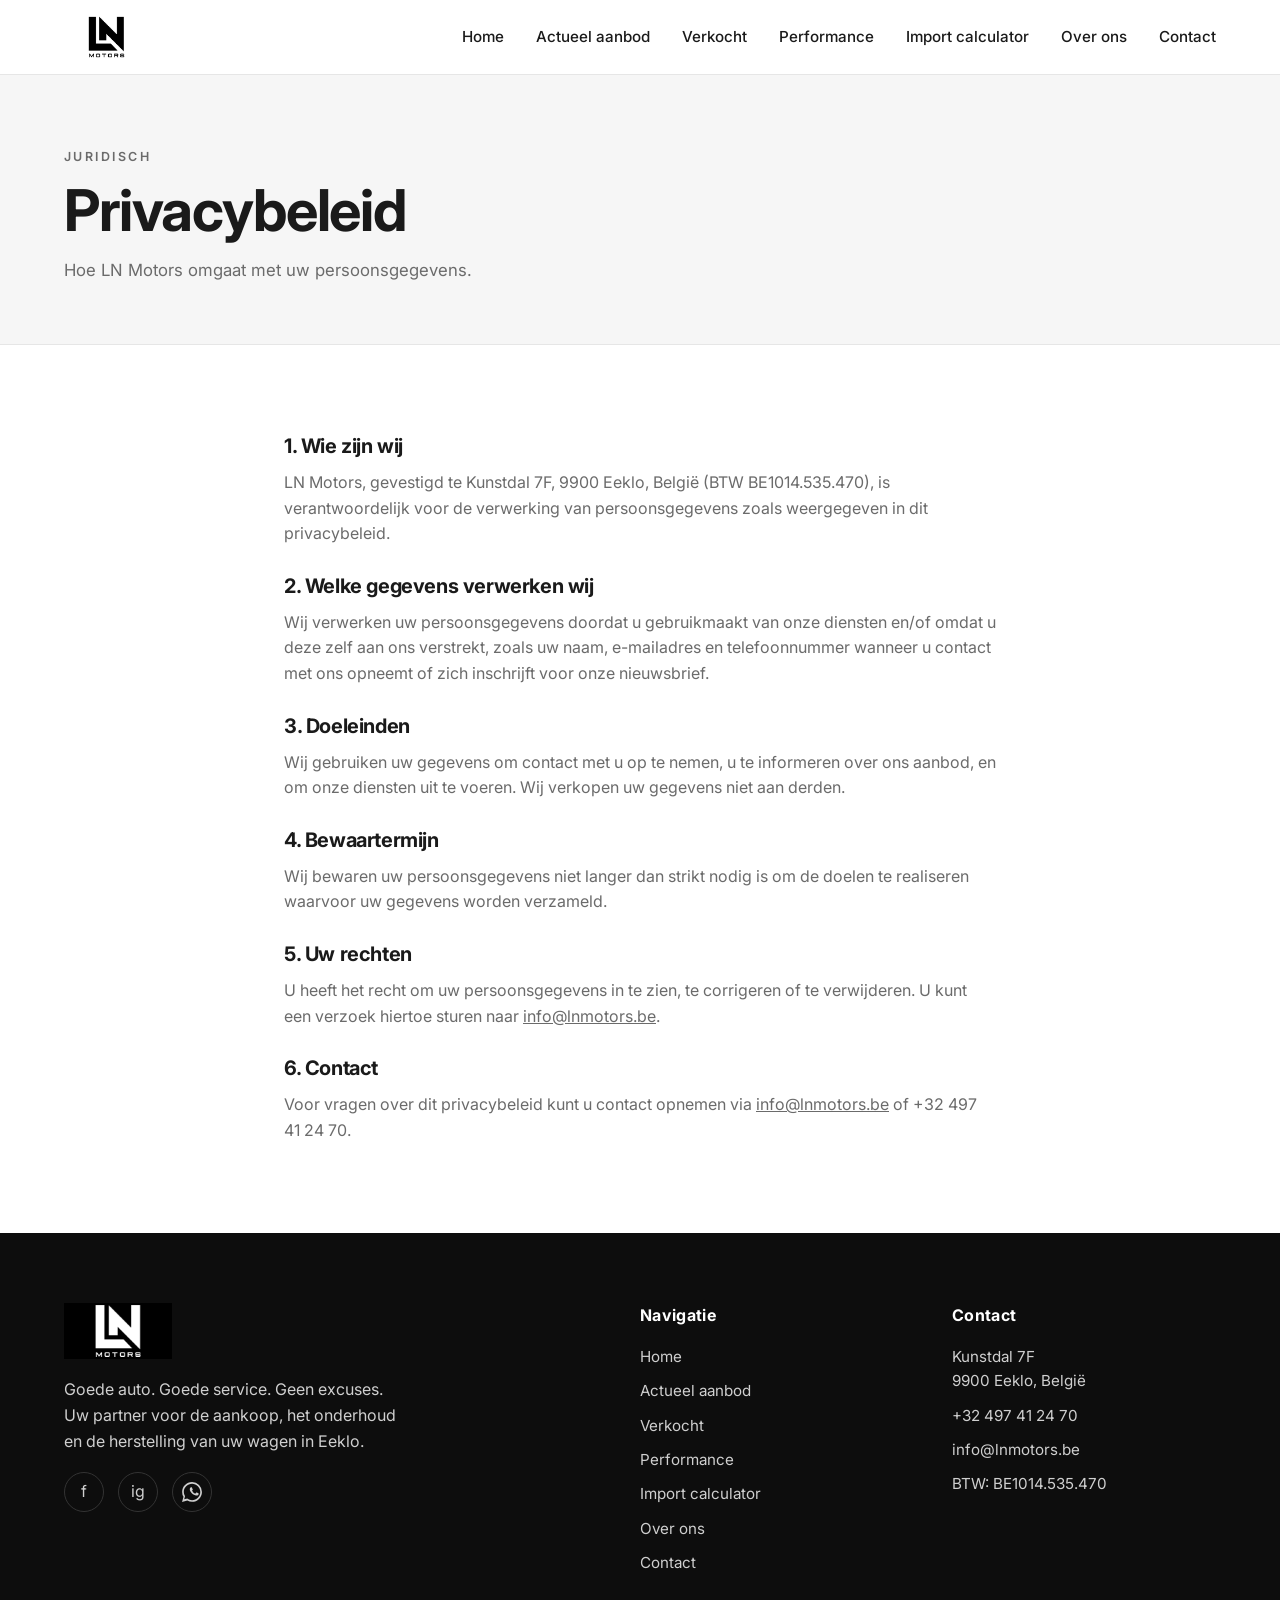
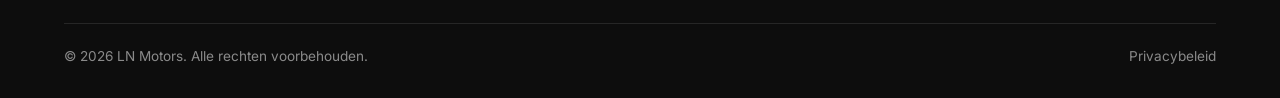
<file: privacy-policy.html>
<!DOCTYPE html>
<html lang="nl">
<head>
  <meta charset="UTF-8" />
  <meta name="viewport" content="width=device-width, initial-scale=1.0" />
  <title>Privacybeleid — LN Motors</title>
  <meta name="description" content="Privacybeleid van LN Motors." />
  <link rel="preconnect" href="https://fonts.googleapis.com" />
  <link rel="preconnect" href="https://fonts.gstatic.com" crossorigin />
  <link href="https://fonts.googleapis.com/css2?family=Inter:wght@400;500;600;700;800&display=swap" rel="stylesheet" />
  <link rel="stylesheet" href="css/style.css" />
</head>
<body>

  <header class="site-header">
    <div class="container nav">
      <a href="index.html" class="brand"><img src="img/logo-black.png" alt="LN Motors" /></a>
      <nav>
        <ul class="nav-links">
          <li><a href="index.html">Home</a></li>
          <li><a href="actueel-aanbod.html">Actueel aanbod</a></li>
          <li><a href="verkocht.html">Verkocht</a></li>
          <li><a href="performance.html">Performance</a></li>
          <li><a href="import-calculator.html">Import calculator</a></li>
          <li><a href="over-ons.html">Over ons</a></li>
          <li><a href="contact.html">Contact</a></li>
        </ul>
      </nav>
      <button class="nav-toggle" aria-label="Menu"><span></span><span></span><span></span></button>
    </div>
  </header>

  <div class="page-head">
    <div class="container">
      <div class="eyebrow">Juridisch</div>
      <h1>Privacybeleid</h1>
      <p>Hoe LN Motors omgaat met uw persoonsgegevens.</p>
    </div>
  </div>

  <section>
    <div class="container" style="max-width:760px;">
      <h3 style="margin-bottom:12px;">1. Wie zijn wij</h3>
      <p class="muted" style="margin-bottom:28px;">LN Motors, gevestigd te Kunstdal 7F, 9900 Eeklo, België (BTW BE1014.535.470), is verantwoordelijk voor de verwerking van persoonsgegevens zoals weergegeven in dit privacybeleid.</p>

      <h3 style="margin-bottom:12px;">2. Welke gegevens verwerken wij</h3>
      <p class="muted" style="margin-bottom:28px;">Wij verwerken uw persoonsgegevens doordat u gebruikmaakt van onze diensten en/of omdat u deze zelf aan ons verstrekt, zoals uw naam, e-mailadres en telefoonnummer wanneer u contact met ons opneemt of zich inschrijft voor onze nieuwsbrief.</p>

      <h3 style="margin-bottom:12px;">3. Doeleinden</h3>
      <p class="muted" style="margin-bottom:28px;">Wij gebruiken uw gegevens om contact met u op te nemen, u te informeren over ons aanbod, en om onze diensten uit te voeren. Wij verkopen uw gegevens niet aan derden.</p>

      <h3 style="margin-bottom:12px;">4. Bewaartermijn</h3>
      <p class="muted" style="margin-bottom:28px;">Wij bewaren uw persoonsgegevens niet langer dan strikt nodig is om de doelen te realiseren waarvoor uw gegevens worden verzameld.</p>

      <h3 style="margin-bottom:12px;">5. Uw rechten</h3>
      <p class="muted" style="margin-bottom:28px;">U heeft het recht om uw persoonsgegevens in te zien, te corrigeren of te verwijderen. U kunt een verzoek hiertoe sturen naar <a href="mailto:info@lnmotors.be" style="text-decoration:underline;">info@lnmotors.be</a>.</p>

      <h3 style="margin-bottom:12px;">6. Contact</h3>
      <p class="muted">Voor vragen over dit privacybeleid kunt u contact opnemen via <a href="mailto:info@lnmotors.be" style="text-decoration:underline;">info@lnmotors.be</a> of +32 497 41 24 70.</p>
    </div>
  </section>

  <footer class="site-footer">
    <div class="container">
      <div class="footer-grid">
        <div>
          <div class="footer-brand"><img src="img/logo-black.png" alt="LN Motors" /></div>
          <p style="max-width:340px;">Goede auto. Goede service. Geen excuses. Uw partner voor de aankoop, het onderhoud en de herstelling van uw wagen in Eeklo.</p>
          <div class="footer-social">
            <a href="https://www.facebook.com/profile.php?id=61564358799027" target="_blank" rel="noopener" aria-label="Facebook">f</a>
            <a href="https://www.instagram.com/lnmotors.be/" target="_blank" rel="noopener" aria-label="Instagram">ig</a>
            <a class="whatsapp" href="https://wa.me/32497412470?text=Hallo%20LN%20Motors%2C%20ik%20heb%20een%20vraag." target="_blank" rel="noopener" aria-label="WhatsApp">
              <svg viewBox="0 0 24 24" fill="currentColor" aria-hidden="true"><path d="M.057 24l1.687-6.163a11.867 11.867 0 01-1.587-5.945C.16 5.335 5.495 0 12.05 0a11.82 11.82 0 018.413 3.488 11.82 11.82 0 013.48 8.414c-.003 6.557-5.338 11.892-11.893 11.892a11.9 11.9 0 01-5.688-1.448L.057 24zm6.597-3.807c1.676.995 3.276 1.591 5.392 1.592 5.448 0 9.886-4.434 9.889-9.885.002-5.462-4.415-9.89-9.881-9.892-5.452 0-9.887 4.434-9.889 9.884a9.86 9.86 0 001.512 5.26l-.999 3.648 3.736-.979a9.86 9.86 0 00.24.272zm5.4-13.392c-.197-.438-.404-.447-.591-.455l-.504-.006c-.175 0-.46.066-.7.33-.24.264-.916.895-.916 2.183 0 1.288.938 2.532 1.069 2.708.131.176 1.822 2.918 4.502 3.984 2.227.879 2.68.704 3.164.66.484-.044 1.561-.638 1.782-1.254.221-.616.221-1.144.155-1.254-.066-.11-.242-.176-.506-.308-.264-.132-1.561-.77-1.803-.858-.242-.088-.418-.132-.594.132-.176.264-.682.858-.836 1.034-.154.176-.308.198-.572.066-.264-.132-1.115-.411-2.124-1.311-.785-.701-1.315-1.566-1.469-1.83-.154-.264-.016-.407.116-.539.119-.118.264-.308.396-.462.132-.154.176-.264.264-.44.088-.176.044-.33-.022-.462-.066-.132-.58-1.426-.816-1.948z"/></svg>
            </a>
          </div>
        </div>
        <div>
          <h4>Navigatie</h4>
          <ul class="footer-links">
            <li><a href="index.html">Home</a></li>
            <li><a href="actueel-aanbod.html">Actueel aanbod</a></li>
            <li><a href="verkocht.html">Verkocht</a></li>
            <li><a href="performance.html">Performance</a></li>
            <li><a href="import-calculator.html">Import calculator</a></li>
            <li><a href="over-ons.html">Over ons</a></li>
            <li><a href="contact.html">Contact</a></li>
          </ul>
        </div>
        <div>
          <h4>Contact</h4>
          <ul class="footer-links">
            <li>Kunstdal 7F<br>9900 Eeklo, België</li>
            <li><a href="tel:+32497412470">+32 497 41 24 70</a></li>
            <li><a href="mailto:info@lnmotors.be">info@lnmotors.be</a></li>
            <li>BTW: BE1014.535.470</li>
          </ul>
        </div>
      </div>
      <div class="footer-bottom">
        <span>© 2026 LN Motors. Alle rechten voorbehouden.</span>
        <a href="privacy-policy.html">Privacybeleid</a>
      </div>
    </div>
  </footer>

  <script src="js/main.js"></script>
</body>
</html>
</file>
<file: css/style.css>
/* ===========================================================
   LN Motors — stylesheet
   Minimalist: white surfaces, near-black text, sharp accents.
   =========================================================== */

:root {
  --black: #0d0d0d;
  --ink: #1a1a1a;
  --muted: #6b6b6b;
  --line: #e6e6e6;
  --bg: #ffffff;
  --bg-soft: #f6f6f6;
  --accent: #0d0d0d;           /* primary buttons */
  --max: 1200px;
  --radius: 4px;
  --font: "Inter", -apple-system, BlinkMacSystemFont, "Segoe UI", Roboto, Helvetica, Arial, sans-serif;
}

* { box-sizing: border-box; margin: 0; padding: 0; }

html { scroll-behavior: smooth; }

body {
  font-family: var(--font);
  color: var(--ink);
  background: var(--bg);
  line-height: 1.6;
  -webkit-font-smoothing: antialiased;
}

img { max-width: 100%; display: block; }

a { color: inherit; text-decoration: none; }

.container {
  max-width: var(--max);
  margin: 0 auto;
  padding: 0 24px;
}

h1, h2, h3 { line-height: 1.15; letter-spacing: -0.02em; font-weight: 700; }
h1 { font-size: clamp(2.2rem, 5vw, 3.6rem); }
h2 { font-size: clamp(1.8rem, 3.5vw, 2.6rem); }
h3 { font-size: 1.25rem; }

p { color: var(--ink); }
.muted { color: var(--muted); }

/* ---------- Buttons ---------- */
.btn {
  display: inline-block;
  padding: 14px 30px;
  border-radius: var(--radius);
  font-weight: 600;
  font-size: 0.95rem;
  border: 1.5px solid var(--accent);
  transition: all 0.18s ease;
  cursor: pointer;
}
.btn-primary { background: var(--accent); color: #fff; }
.btn-primary:hover { background: #fff; color: var(--accent); }
.btn-outline { background: transparent; color: var(--accent); }
.btn-outline:hover { background: var(--accent); color: #fff; }

/* ---------- Header / Nav ---------- */
.site-header {
  position: sticky;
  top: 0;
  z-index: 100;
  background: rgba(255, 255, 255, 0.92);
  backdrop-filter: saturate(180%) blur(10px);
  border-bottom: 1px solid var(--line);
}
.nav {
  display: flex;
  align-items: center;
  justify-content: space-between;
  height: 74px;
}
.brand {
  display: flex;
  align-items: center;
  flex: 0 0 auto;
}
.brand img {
  height: 44px;
  max-height: 44px;
  width: auto;
  max-width: 180px;
  object-fit: contain;
  display: block;
}
.nav-links { display: flex; gap: 32px; list-style: none; align-items: center; }
.nav-links a {
  font-size: 0.95rem;
  font-weight: 500;
  position: relative;
  padding: 4px 0;
}
.nav-links a::after {
  content: "";
  position: absolute;
  left: 0; bottom: -2px;
  width: 0; height: 2px;
  background: var(--accent);
  transition: width 0.2s ease;
}
.nav-links a:hover::after,
.nav-links a.active::after { width: 100%; }
.nav-toggle { display: none; background: none; border: 0; cursor: pointer; padding: 8px; }
.nav-toggle span { display: block; width: 24px; height: 2px; background: var(--ink); margin: 5px 0; transition: 0.25s; }

/* ---------- Hero ---------- */
.hero {
  position: relative;
  min-height: 86vh;
  display: flex;
  align-items: center;
  color: #fff;
  overflow: hidden;
  background: #0d0d0d;
}
/* Achtergrondvideo van een rijdende sportwagen */
.hero-video {
  position: absolute;
  inset: 0;
  width: 100%;
  height: 100%;
  object-fit: cover;
  z-index: 0;
}
/* Donkere overlay zodat de tekst leesbaar blijft */
.hero-overlay {
  position: absolute;
  inset: 0;
  z-index: 1;
  background: linear-gradient(180deg, rgba(0,0,0,0.55), rgba(0,0,0,0.35));
}
.hero-inner { max-width: 720px; position: relative; z-index: 2; }
.hero h1 { color: #fff; margin-bottom: 18px; }
.hero .lead { font-size: 1.15rem; color: rgba(255,255,255,0.9); margin-bottom: 32px; max-width: 560px; }
.hero-tagline {
  display: inline-flex; gap: 14px; flex-wrap: wrap;
  font-size: 0.8rem; letter-spacing: 0.18em; text-transform: uppercase;
  margin-bottom: 22px; color: rgba(255,255,255,0.85);
}
.hero-tagline span::after { content: "•"; margin-left: 14px; opacity: 0.5; }
.hero-tagline span:last-child::after { content: ""; }
.hero-cta { display: flex; gap: 14px; flex-wrap: wrap; }

/* Hero-tekst verschijnt zachtjes wanneer de pagina geladen is */
.hero-inner > * {
  opacity: 0;
  transform: translateY(24px);
  animation: heroIn 0.7s ease forwards;
}
.hero-inner > .hero-tagline { animation-delay: 0.15s; }
.hero-inner > h1            { animation-delay: 0.30s; }
.hero-inner > .lead         { animation-delay: 0.45s; }
.hero-inner > .hero-cta     { animation-delay: 0.60s; }
@keyframes heroIn {
  to { opacity: 1; transform: none; }
}
@media (prefers-reduced-motion: reduce) {
  .hero-inner > * { opacity: 1; transform: none; animation: none; }
}

/* ---------- Sections ---------- */
section { padding: 90px 0; }
.section-head { max-width: 640px; margin-bottom: 48px; }
.section-head .eyebrow {
  font-size: 0.78rem; letter-spacing: 0.2em; text-transform: uppercase;
  color: var(--muted); font-weight: 600; margin-bottom: 12px;
}
.section-head p { color: var(--muted); margin-top: 14px; font-size: 1.05rem; }
.bg-soft { background: var(--bg-soft); }

/* ---------- Reveal-on-scroll ---------- */
.reveal {
  opacity: 0;
  transform: translateY(28px);
  transition: opacity 0.7s ease, transform 0.7s ease;
  will-change: opacity, transform;
}
.reveal.in-view { opacity: 1; transform: none; }
/* Lichte cascade wanneer meerdere items na elkaar verschijnen */
.reveal[data-delay="1"] { transition-delay: 0.08s; }
.reveal[data-delay="2"] { transition-delay: 0.16s; }
.reveal[data-delay="3"] { transition-delay: 0.24s; }
@media (prefers-reduced-motion: reduce) {
  .reveal { opacity: 1; transform: none; transition: none; }
}

/* ---------- Vehicle / card grid ---------- */
.grid { display: grid; gap: 28px; }
.grid-2 { grid-template-columns: repeat(2, 1fr); }
.grid-3 { grid-template-columns: repeat(3, 1fr); }

/* Aanbod & verkocht: twee grote kaarten per rij */
.cars-grid { grid-template-columns: repeat(2, 1fr); gap: 40px; }
.cars-grid .card-img { aspect-ratio: 16/10; }

/* Reveal-on-scroll: rijen komen pas naar boven bij scrollen */
.card.reveal { opacity: 0; transform: translateY(28px); transition: opacity 0.6s ease, transform 0.6s ease; }
.card.reveal.is-visible { opacity: 1; transform: none; }
@media (prefers-reduced-motion: reduce) {
  .card.reveal { opacity: 1; transform: none; transition: none; }
}

.card {
  background: #fff;
  border: 1px solid var(--line);
  border-radius: var(--radius);
  overflow: hidden;
  transition: transform 0.2s ease, box-shadow 0.2s ease;
}
.card:hover { transform: translateY(-4px); box-shadow: 0 12px 30px rgba(0,0,0,0.08); }
.card-img { aspect-ratio: 4/3; overflow: hidden; background: var(--bg-soft); }
.card-img img { width: 100%; height: 100%; object-fit: cover; transition: transform 0.4s ease; }
.card:hover .card-img img { transform: scale(1.05); }
.card-body { padding: 22px; }
.card-body h3 { margin-bottom: 6px; }
.card-meta { display: flex; gap: 16px; flex-wrap: wrap; font-size: 0.85rem; color: var(--muted); margin: 10px 0 14px; }
.card-price { font-weight: 700; font-size: 1.2rem; }
.badge {
  display: inline-block; font-size: 0.7rem; letter-spacing: 0.1em; text-transform: uppercase;
  font-weight: 700; padding: 4px 10px; border-radius: 999px; background: var(--ink); color: #fff;
}
.badge.sold { background: #b00020; }

/* ---------- Split (image + text) ---------- */
.split { display: grid; grid-template-columns: 1fr 1fr; gap: 60px; align-items: center; }
.split img { border-radius: var(--radius); aspect-ratio: 4/3; object-fit: cover; width: 100%; }
.split.reverse .split-text { order: 2; }

/* ---------- Routebeschrijving ---------- */
.route-steps {
  margin: 12px 0 0; padding-left: 1.2em;
  display: grid; gap: 12px; color: var(--ink);
}
.route-steps li { padding-left: 6px; }
.route-steps li::marker { color: var(--muted); font-weight: 700; }
/* De routekaart volledig vierkant tonen */
.split img.route-map { aspect-ratio: 1/1; }

/* ---------- Brands marquee ---------- */
.brands { padding: 64px 0; border-top: 1px solid var(--line); border-bottom: 1px solid var(--line); }
.brand-list {
  display: flex; flex-wrap: wrap; gap: 18px 42px; justify-content: center; align-items: center;
}
.brand-list span {
  font-size: 1.1rem; font-weight: 700; letter-spacing: 0.05em;
  color: var(--muted); opacity: 0.75; transition: opacity 0.2s, color 0.2s;
}
.brand-list span:hover { opacity: 1; color: var(--ink); }

/* ---------- Testimonials ---------- */
.testimonials .grid-2 { gap: 28px; }
.quote {
  background: #fff; border: 1px solid var(--line); border-radius: var(--radius);
  padding: 32px;
}
.quote .stars { color: #f5a623; letter-spacing: 2px; margin-bottom: 14px; }
.quote blockquote { font-size: 1.05rem; margin-bottom: 18px; }
.quote .author { font-weight: 600; }

/* ---------- Newsletter ---------- */
.newsletter { text-align: center; }
.newsletter form { display: flex; gap: 12px; max-width: 480px; margin: 24px auto 0; }
.newsletter input { flex: 1; }

/* ---------- Forms ---------- */
input, textarea, select {
  font-family: inherit; font-size: 1rem;
  padding: 14px 16px; border: 1.5px solid var(--line); border-radius: var(--radius);
  width: 100%; background: #fff; transition: border-color 0.18s;
}
input:focus, textarea:focus, select:focus { outline: none; border-color: var(--ink); }
label { display: block; font-weight: 600; font-size: 0.9rem; margin-bottom: 8px; }
.field { margin-bottom: 20px; }

/* ---------- Contact layout ---------- */
.contact-grid { display: grid; grid-template-columns: 1fr 1.05fr; gap: 64px; align-items: start; }
.info-row { display: flex; gap: 14px; padding: 18px 0; border-bottom: 1px solid var(--line); }
.info-row strong { display: block; }

/* Linkerkolom: contactgegevens + sfeerfoto */
.contact-info p { font-size: 1.05rem; }
.contact-info .contact-photo {
  margin-top: 40px;
  width: 100%;
  aspect-ratio: 16/10;
  object-fit: cover;
  border-radius: var(--radius);
}

/* Rechterkolom: formulier in een lichte kaart */
.contact-form {
  background: #fff;
  border: 1px solid var(--line);
  border-radius: 14px;
  padding: 40px;
  box-shadow: 0 18px 50px rgba(0,0,0,0.06);
}
.contact-form .field { margin-bottom: 24px; }
.contact-form input,
.contact-form textarea { border-radius: 10px; padding: 16px 18px; }
.contact-form label { margin-bottom: 10px; color: var(--ink); }

/* Pill-knop (volledige breedte) */
.btn-pill { width: 100%; border-radius: 999px; padding: 17px 30px; font-size: 1rem; }

/* Kaarten */
.map { width: 100%; aspect-ratio: 16/10; border: 0; border-radius: var(--radius); }
.map-wide {
  display: block;
  width: 100%;
  max-width: 1100px;
  margin: 64px auto 0;
  aspect-ratio: 21/7;
  border-radius: var(--radius);
}

/* ---------- Import calculator ---------- */
.calc-grid { display: grid; grid-template-columns: 1fr 1fr; gap: 56px; align-items: start; }
.calc-panel {
  background: #fff; border: 1px solid var(--line); border-radius: var(--radius);
  padding: 32px;
}
.calc-map { aspect-ratio: 4/5; position: sticky; top: 96px; }

/* Autocomplete */
.calc-autocomplete { position: relative; }
.ac-list {
  list-style: none; position: absolute; left: 0; right: 0; top: calc(100% - 12px);
  z-index: 20; background: #fff; border: 1.5px solid var(--line); border-radius: var(--radius);
  box-shadow: 0 12px 30px rgba(0,0,0,0.10); max-height: 280px; overflow-y: auto;
}
.ac-item { padding: 11px 16px; font-size: 0.92rem; cursor: pointer; line-height: 1.4; }
.ac-item:hover, .ac-item.active { background: var(--bg-soft); }

/* Result */
.calc-result { margin-top: 28px; padding-top: 28px; border-top: 1px solid var(--line); }
.result-head { margin-bottom: 22px; }
.result-head .eyebrow {
  font-size: 0.78rem; letter-spacing: 0.2em; text-transform: uppercase;
  color: var(--muted); font-weight: 600;
}
.result-total { font-size: 2.4rem; font-weight: 800; line-height: 1.1; margin: 6px 0 2px; }
.result-breakdown { display: grid; gap: 2px; }
.result-row {
  display: flex; justify-content: space-between; gap: 16px;
  padding: 12px 0; border-bottom: 1px solid var(--line); font-size: 0.95rem;
}
.result-row span:last-child { font-weight: 600; white-space: nowrap; }
.result-row-total { border-bottom: 0; font-size: 1.05rem; }
.result-row-total span { font-weight: 700; }

/* ---------- Footer ---------- */
.site-footer { background: var(--black); color: #cfcfcf; padding: 70px 0 30px; }
.site-footer p, .site-footer li, .site-footer a, .site-footer span { color: #cfcfcf; }
.footer-grid { display: grid; grid-template-columns: 2fr 1fr 1fr; gap: 48px; }
.site-footer h4 { color: #fff; font-size: 1rem; margin-bottom: 16px; letter-spacing: 0.02em; }
.site-footer a:hover { color: #fff; }
/* Knop op de donkere footer */
.btn-footer { border-color: #555; color: #fff; padding: 11px 22px; font-size: .9rem; }
.btn-footer:hover { background: #fff; color: var(--black); border-color: #fff; }
.footer-brand { margin-bottom: 18px; }
.footer-brand img { height: 56px; max-height: 56px; width: auto; max-width: 220px; object-fit: contain; filter: invert(1); }
.footer-links { list-style: none; display: grid; gap: 10px; font-size: 0.95rem; }
.footer-social { display: flex; gap: 14px; margin-top: 18px; }
.footer-social a { width: 40px; height: 40px; border: 1px solid #333; border-radius: 50%; display: grid; place-items: center; transition: 0.18s; }
.footer-social a:hover { background: #fff; color: var(--black); border-color: #fff; }
.footer-social a svg { width: 20px; height: 20px; }
.footer-social a.whatsapp:hover { background: #25d366; color: #fff; border-color: #25d366; }

/* ---------- WhatsApp button (contactpagina) ---------- */
.btn-whatsapp {
  display: inline-flex; align-items: center; gap: 10px;
  background: #25d366; color: #fff; border-color: #25d366;
}
.btn-whatsapp:hover { background: #1ebe5d; border-color: #1ebe5d; color: #fff; }
.btn-whatsapp svg { width: 20px; height: 20px; }
.footer-bottom {
  margin-top: 48px; padding-top: 22px; border-top: 1px solid #262626;
  display: flex; justify-content: space-between; flex-wrap: wrap; gap: 12px;
  font-size: 0.85rem; color: #8a8a8a;
}
.footer-bottom span, .footer-bottom a { color: #8a8a8a; }
.footer-bottom a:hover { color: #fff; }

/* ---------- Page header (inner pages) ---------- */
.page-head { background: var(--bg-soft); padding: 72px 0 60px; border-bottom: 1px solid var(--line); }
.page-head .eyebrow { font-size: 0.78rem; letter-spacing: 0.2em; text-transform: uppercase; color: var(--muted); font-weight: 600; margin-bottom: 10px; }
.page-head p { color: var(--muted); margin-top: 14px; max-width: 620px; font-size: 1.05rem; }

/* ---------- Team ---------- */
.team-card { text-align: left; }
.team-card .card-img { aspect-ratio: 1/1; border-radius: var(--radius); }
.team-card h3 { margin-top: 18px; }
.team-card .role { color: var(--muted); font-size: 0.85rem; text-transform: uppercase; letter-spacing: 0.12em; font-weight: 600; margin-bottom: 10px; }

/* ---------- Responsive ---------- */
@media (max-width: 900px) {
  .grid-3 { grid-template-columns: repeat(2, 1fr); }
  .split, .contact-grid, .calc-grid { grid-template-columns: 1fr; gap: 32px; }
  .contact-form { padding: 28px; }
  .map-wide { aspect-ratio: 4/3; margin-top: 40px; }
  .calc-map { position: static; aspect-ratio: 16/10; }
  .split.reverse .split-text { order: 0; }
  .footer-grid { grid-template-columns: 1fr 1fr; }
}
@media (max-width: 720px) {
  .nav-links {
    position: fixed; inset: 74px 0 auto 0;
    flex-direction: column; background: #fff; padding: 24px;
    border-bottom: 1px solid var(--line); gap: 4px;
    transform: translateY(-150%); transition: transform 0.28s ease;
    box-shadow: 0 10px 30px rgba(0,0,0,0.08);
  }
  .nav-links.open { transform: translateY(0); }
  .nav-links a { padding: 12px 0; width: 100%; }
  .nav-toggle { display: block; }
  .grid-2, .grid-3, .cars-grid { grid-template-columns: 1fr; }
  .footer-grid { grid-template-columns: 1fr; }
  .newsletter form { flex-direction: column; }
  section { padding: 64px 0; }
}
@media (max-width: 480px) {
  .container { padding: 0 18px; }
  section { padding: 52px 0; }
  .section-head { margin-bottom: 36px; }
  .hero { min-height: 78vh; }
  .hero-cta { width: 100%; }
  .hero-cta .btn { flex: 1; text-align: center; }
  .btn { padding: 13px 24px; }
  .contact-form { padding: 22px; }
  .calc-panel { padding: 24px 20px; }
  .quote { padding: 24px; }
  .result-total { font-size: 2rem; }
  .result-row { font-size: 0.9rem; }
  .page-head { padding: 56px 0 44px; }
  .site-footer { padding: 56px 0 28px; }
}

/* ===========================================================
   Performance page
   =========================================================== */
.perf-hero {
  position: relative;
  min-height: 64vh;
  display: flex;
  align-items: center;
  color: #fff;
  background: linear-gradient(180deg, rgba(0,0,0,0.62), rgba(0,0,0,0.5)),
    url("https://images.unsplash.com/photo-1542362567-b07e54358753?auto=format&fit=crop&w=1920&q=80") center/cover no-repeat;
}
.perf-hero-inner { max-width: 760px; padding: 80px 0; }
.perf-hero .eyebrow {
  font-size: 0.78rem; letter-spacing: 0.2em; text-transform: uppercase;
  color: rgba(255,255,255,0.8); font-weight: 600; margin-bottom: 16px;
}
.perf-hero h1 { color: #fff; margin-bottom: 18px; }
.perf-hero .lead { font-size: 1.15rem; color: rgba(255,255,255,0.9); margin-bottom: 32px; max-width: 600px; }

/* Upgrade category cards */
.perf-card {
  background: #fff; border: 1px solid var(--line); border-radius: var(--radius);
  padding: 32px 28px; transition: transform 0.2s ease, box-shadow 0.2s ease;
}
.perf-card:hover { transform: translateY(-4px); box-shadow: 0 12px 30px rgba(0,0,0,0.08); }
.perf-icon {
  width: 52px; height: 52px; border-radius: 50%;
  display: grid; place-items: center; margin-bottom: 20px;
  background: var(--black); color: #fff;
}
.perf-icon svg { width: 26px; height: 26px; }
.perf-card h3 { margin-bottom: 10px; }
.perf-card p { font-size: 0.96rem; }

/* Brand detail cards */
.brand-card {
  background: #fff; border: 1px solid var(--line); border-radius: var(--radius);
  padding: 28px; transition: transform 0.2s ease, box-shadow 0.2s ease, border-color 0.2s ease;
}
.brand-card:hover { transform: translateY(-4px); box-shadow: 0 12px 30px rgba(0,0,0,0.08); border-color: var(--ink); }
.brand-card h3 { margin-bottom: 8px; }
.brand-tag {
  display: inline-block; font-size: 0.68rem; letter-spacing: 0.1em; text-transform: uppercase;
  font-weight: 700; padding: 4px 10px; border-radius: 999px;
  background: var(--bg-soft); color: var(--muted); margin-bottom: 14px;
}
.brand-card p { font-size: 0.94rem; }

/* Performance CTA band */
.perf-cta { background: var(--black); color: #fff; }

/* ===========================================================
   Cinematic scroll-scrubbed hero section
   =========================================================== */
.hero-scrub {
  position: relative;
  width: 100%;
  overflow: clip;
  color: #fff;
  background: #000;
  /* height is set by hero-scrub.js (tall track for the scroll). */
}
.hero-scrub-sticky {
  position: sticky;
  top: 0;
  display: flex;
  flex-direction: column;
  align-items: center;
  justify-content: center;
  width: 100%;
  height: 100svh;
  overflow: hidden;
}
.hero-scrub-bg,
.hero-scrub-dim,
.hero-scrub-glow,
.hero-scrub-vignette { position: absolute; inset: 0; z-index: 0; }
.hero-scrub-dim { background: rgba(0, 0, 0, 0.3); }
.hero-scrub-glow {
  background: radial-gradient(ellipse at 50% 35%,
    rgba(255, 255, 255, 0.08) 0%, rgba(0, 0, 0, 0) 55%);
}
.hero-scrub-vignette {
  background: radial-gradient(ellipse at center,
    transparent 55%, rgba(0, 0, 0, 0.55) 100%);
}
.hero-scrub-stage {
  position: relative;
  z-index: 10;
  display: flex;
  flex-direction: column;
  align-items: center;
  justify-content: center;
  width: 100%;
  height: 100%;
  gap: 12px;
}
@media (min-width: 768px) { .hero-scrub-stage { gap: 16px; } }

.hero-scrub-title {
  font-family: var(--font);
  font-weight: 900;
  text-transform: uppercase;
  font-size: clamp(3.75rem, 12vw, 11rem);
  line-height: 0.85;
  letter-spacing: -0.04em;
  margin: 0;
  color: #fff;
  white-space: nowrap;
  will-change: transform, opacity;
}
.hero-scrub-card {
  position: relative;
  overflow: hidden;
  border-radius: 12px;
  box-shadow: 0 20px 80px rgba(0, 0, 0, 0.55);
  outline: 1px solid rgba(255, 255, 255, 0.1);
  outline-offset: -1px;
  background: #111;
  will-change: transform;
  /* width/height/aspect-ratio set by hero-scrub.js */
}
@media (min-width: 768px) { .hero-scrub-card { border-radius: 16px; } }
.hero-scrub-inner-shadow {
  position: absolute;
  inset: 0;
  z-index: 20;
  pointer-events: none;
  box-shadow: inset 0 0 120px rgba(0, 0, 0, 0.45);
}
.hero-scrub-canvas {
  position: absolute;
  inset: 0;
  width: 100%;
  height: 100%;
  object-fit: cover;
}

@media (prefers-reduced-motion: reduce) {
  .hero-scrub-title { letter-spacing: -0.04em; }
}
</file>
